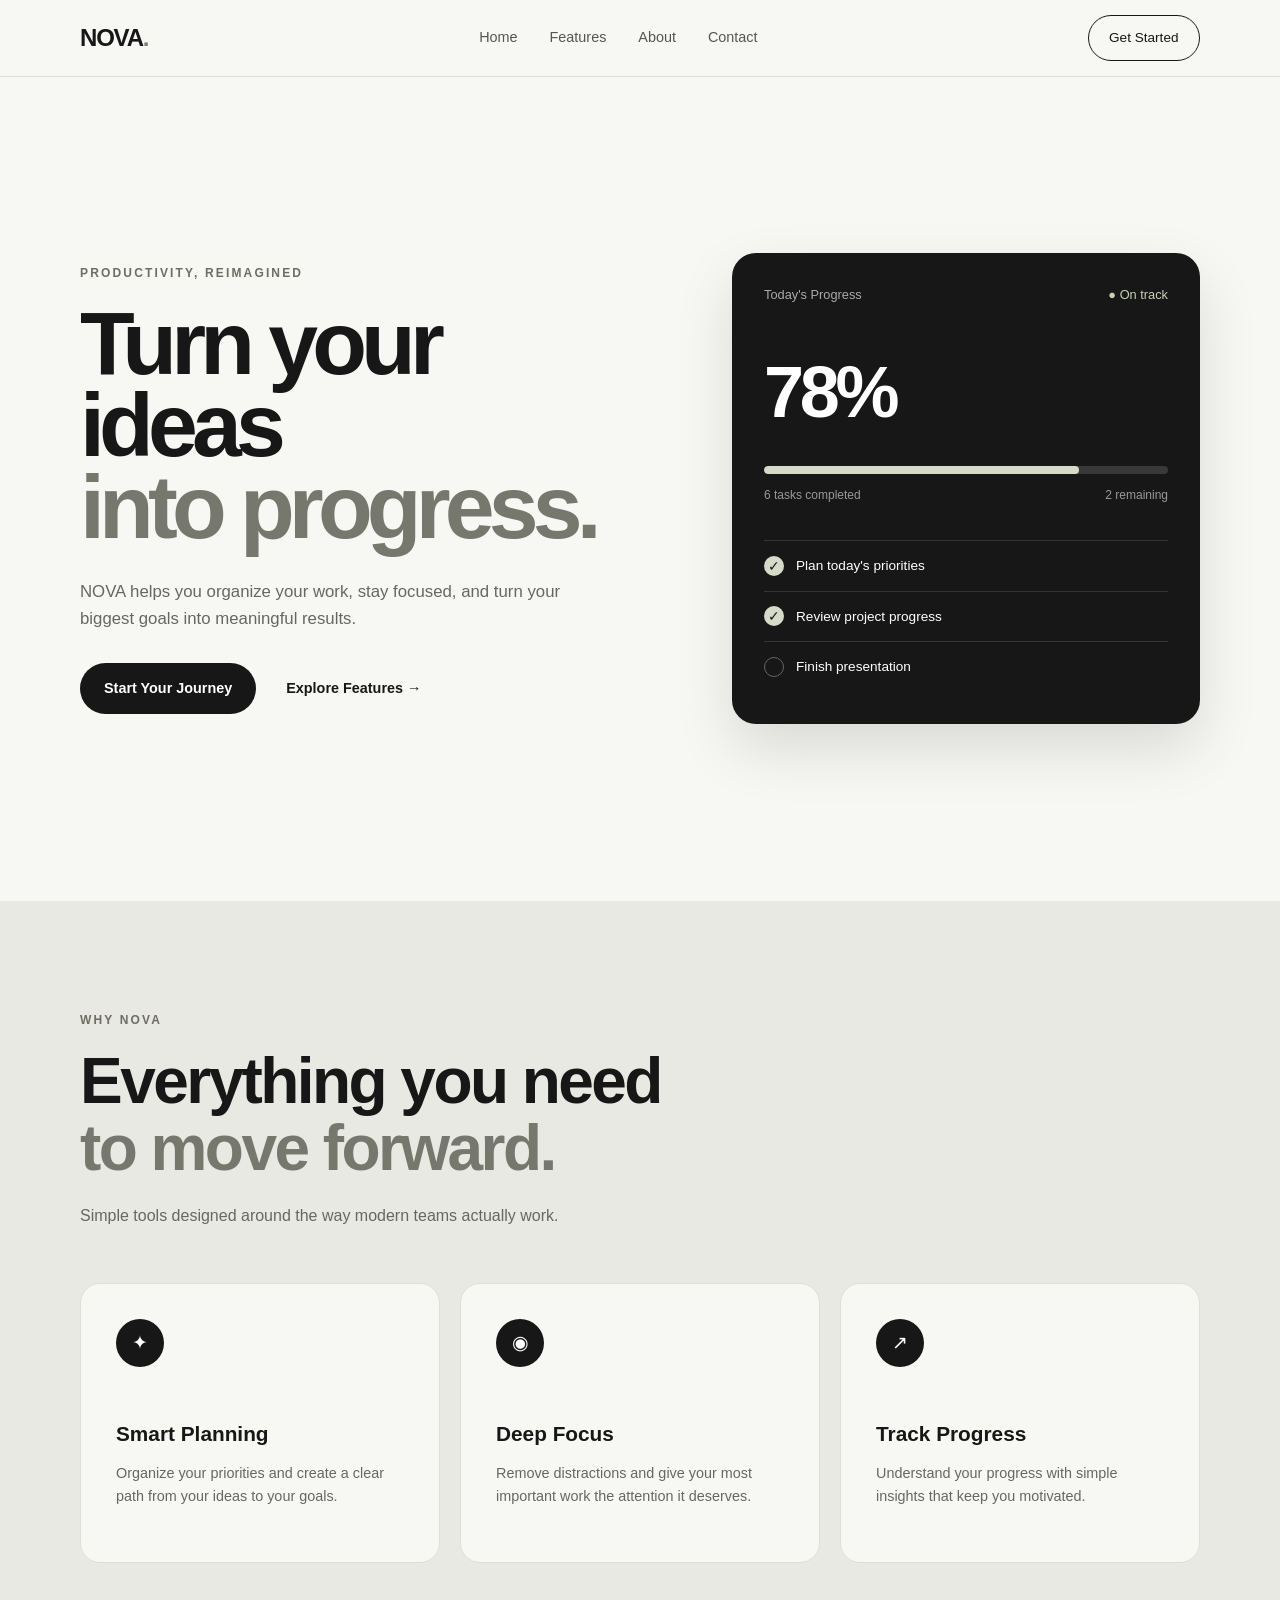
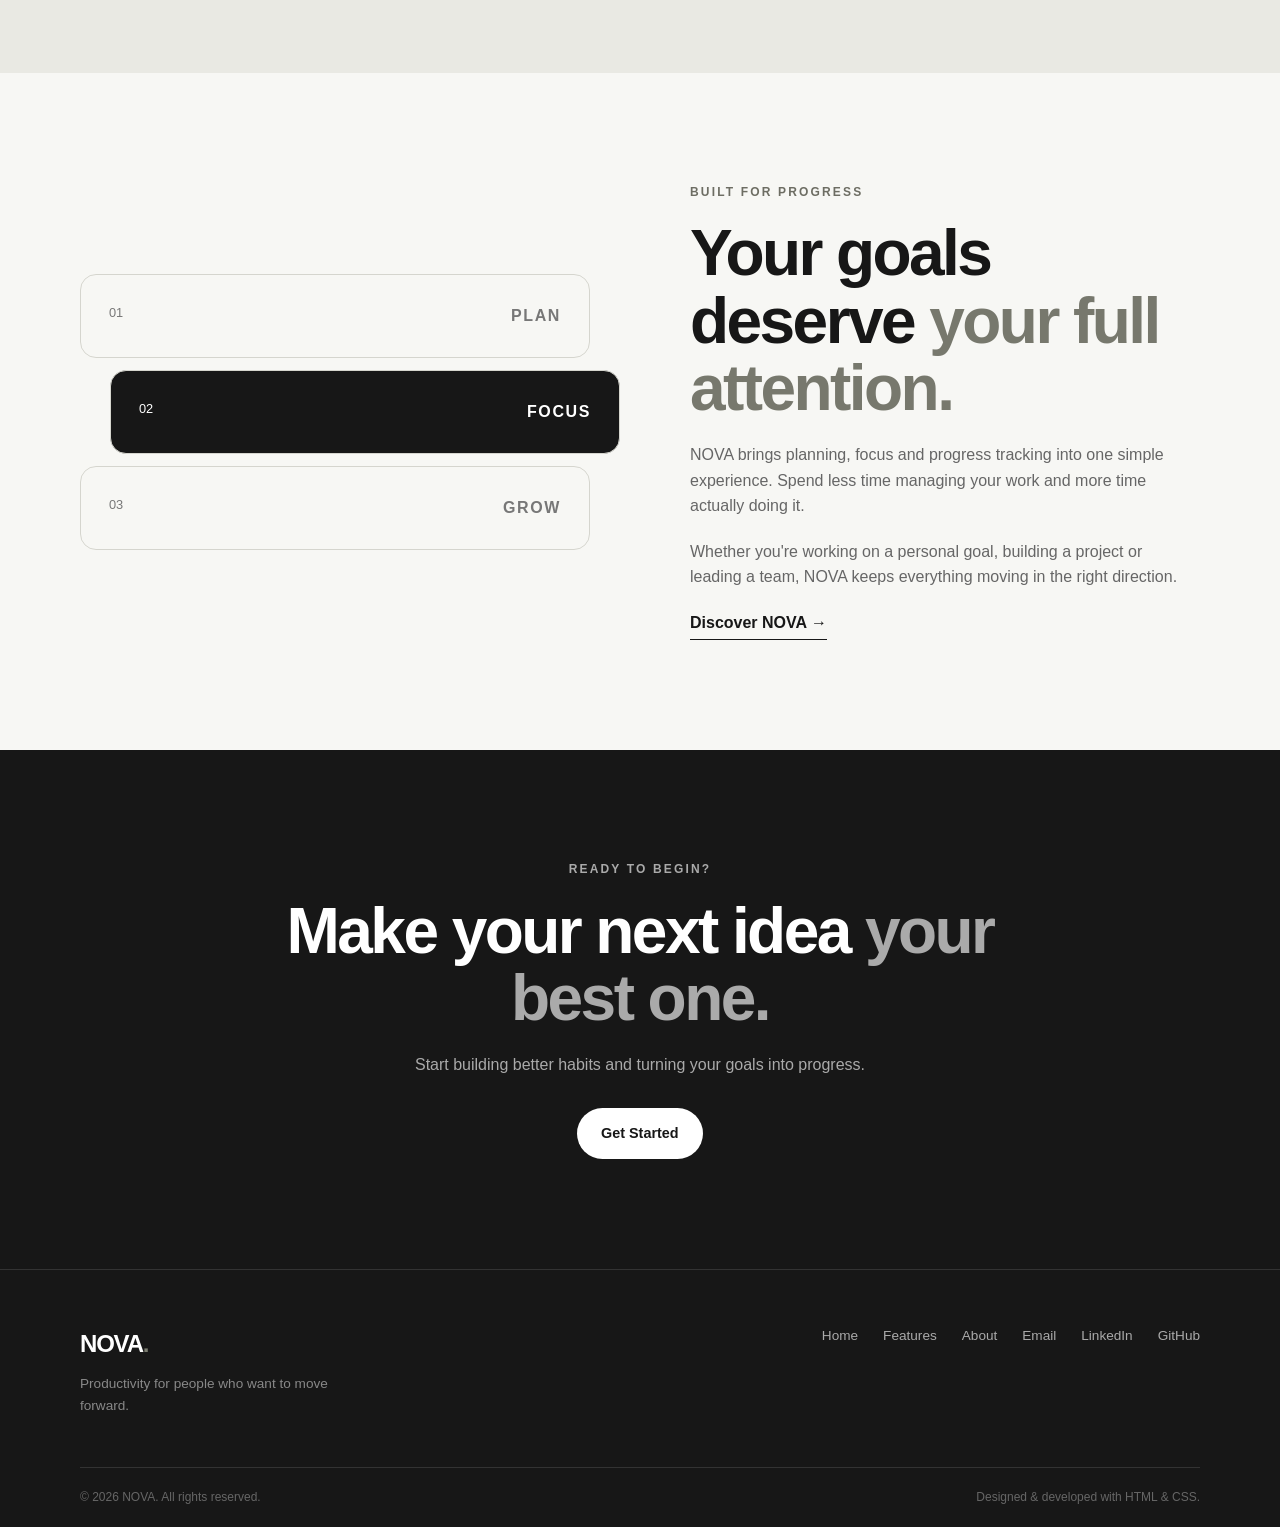
<file: WebDev-L1-LandingPage/index.html>
<!DOCTYPE html>
<html lang="en">
<head>
    <meta charset="UTF-8">

    <meta name="viewport" content="width=device-width, initial-scale=1.0">

    <meta
        name="description"
        content="NOVA is a modern productivity platform designed to help you plan, focus and achieve more."
    >

    <title>NOVA — Work Smarter</title>

    <link rel="stylesheet" href="style.css">
</head>

<body>

    <!-- ================= NAVIGATION ================= -->

    <header class="header">
        <nav class="navbar container">

            <a href="#home" class="logo">
                NOVA<span>.</span>
            </a>

            <div class="nav-links">
                <a href="#home">Home</a>
                <a href="#features">Features</a>
                <a href="#about">About</a>
                <a href="#contact">Contact</a>
            </div>

            <a href="#get-started" class="nav-button">
                Get Started
            </a>

        </nav>
    </header>


    <main>

        <!-- ================= HERO ================= -->

        <section class="hero" id="home">

            <div class="container hero-content">

                <div class="hero-text">

                    <p class="eyebrow">
                        PRODUCTIVITY, REIMAGINED
                    </p>

                    <h1>
                        Turn your ideas
                        <span>into progress.</span>
                    </h1>

                    <p class="hero-description">
                        NOVA helps you organize your work, stay focused,
                        and turn your biggest goals into meaningful results.
                    </p>

                    <div class="hero-buttons">
                        <a href="#get-started" class="primary-button">
                            Start Your Journey
                        </a>

                        <a href="#features" class="secondary-button">
                            Explore Features →
                        </a>
                    </div>

                </div>


                <div class="hero-card">

                    <div class="card-top">
                        <span>Today's Progress</span>
                        <span class="status">● On track</span>
                    </div>

                    <div class="progress-number">
                        78%
                    </div>

                    <div class="progress-bar">
                        <div class="progress-fill"></div>
                    </div>

                    <div class="progress-info">
                        <span>6 tasks completed</span>
                        <span>2 remaining</span>
                    </div>

                    <div class="task-list">

                        <div class="task completed">
                            <span class="check">✓</span>
                            Plan today's priorities
                        </div>

                        <div class="task completed">
                            <span class="check">✓</span>
                            Review project progress
                        </div>

                        <div class="task">
                            <span class="empty-check"></span>
                            Finish presentation
                        </div>

                    </div>

                </div>

            </div>

        </section>


        <!-- ================= FEATURES ================= -->

        <section class="features section" id="features">

            <div class="container">

                <div class="section-heading">

                    <p class="eyebrow">
                        WHY NOVA
                    </p>

                    <h2>
                        Everything you need
                        <span>to move forward.</span>
                    </h2>

                    <p>
                        Simple tools designed around the way modern
                        teams actually work.
                    </p>

                </div>


                <div class="feature-grid">

                    <article class="feature-card">

                        <div class="feature-icon">
                            ✦
                        </div>

                        <h3>Smart Planning</h3>

                        <p>
                            Organize your priorities and create a clear
                            path from your ideas to your goals.
                        </p>

                    </article>


                    <article class="feature-card">

                        <div class="feature-icon">
                            ◉
                        </div>

                        <h3>Deep Focus</h3>

                        <p>
                            Remove distractions and give your most
                            important work the attention it deserves.
                        </p>

                    </article>


                    <article class="feature-card">

                        <div class="feature-icon">
                            ↗
                        </div>

                        <h3>Track Progress</h3>

                        <p>
                            Understand your progress with simple
                            insights that keep you motivated.
                        </p>

                    </article>

                </div>

            </div>

        </section>


        <!-- ================= ABOUT ================= -->

        <section class="about section" id="about">

            <div class="container about-content">

                <div class="about-visual">

                    <div class="visual-box">
                        <span>01</span>
                        <strong>PLAN</strong>
                    </div>

                    <div class="visual-box active">
                        <span>02</span>
                        <strong>FOCUS</strong>
                    </div>

                    <div class="visual-box">
                        <span>03</span>
                        <strong>GROW</strong>
                    </div>

                </div>


                <div class="about-text">

                    <p class="eyebrow">
                        BUILT FOR PROGRESS
                    </p>

                    <h2>
                        Your goals deserve
                        <span>your full attention.</span>
                    </h2>

                    <p>
                        NOVA brings planning, focus and progress tracking
                        into one simple experience. Spend less time
                        managing your work and more time actually doing it.
                    </p>

                    <p>
                        Whether you're working on a personal goal,
                        building a project or leading a team, NOVA keeps
                        everything moving in the right direction.
                    </p>

                    <a href="#get-started" class="text-link">
                        Discover NOVA →
                    </a>

                </div>

            </div>

        </section>


        <!-- ================= CTA ================= -->

        <section class="cta section" id="get-started">

            <div class="container cta-content">

                <p class="eyebrow">
                    READY TO BEGIN?
                </p>

                <h2>
                    Make your next idea
                    <span>your best one.</span>
                </h2>

                <p>
                    Start building better habits and turning
                    your goals into progress.
                </p>

                <a href="#contact" class="primary-button">
                    Get Started
                </a>

            </div>

        </section>

    </main>


    <!-- ================= FOOTER ================= -->

    <footer class="footer" id="contact">

        <div class="container footer-content">

            <div>
                <a href="#home" class="logo">
                    NOVA<span>.</span>
                </a>

                <p>
                    Productivity for people
                    who want to move forward.
                </p>
            </div>


            <div class="footer-links">

                <a href="#home">Home</a>
                <a href="#features">Features</a>
                <a href="#about">About</a>
                <a href="mailto:hello@example.com">Email</a>
                <a href="#">LinkedIn</a>
                <a href="#">GitHub</a>

            </div>

        </div>


        <div class="container copyright">

            <p>
                © 2026 NOVA. All rights reserved.
            </p>

            <p>
                Designed & developed with HTML & CSS.
            </p>

        </div>

    </footer>

</body>
</html>
</file>
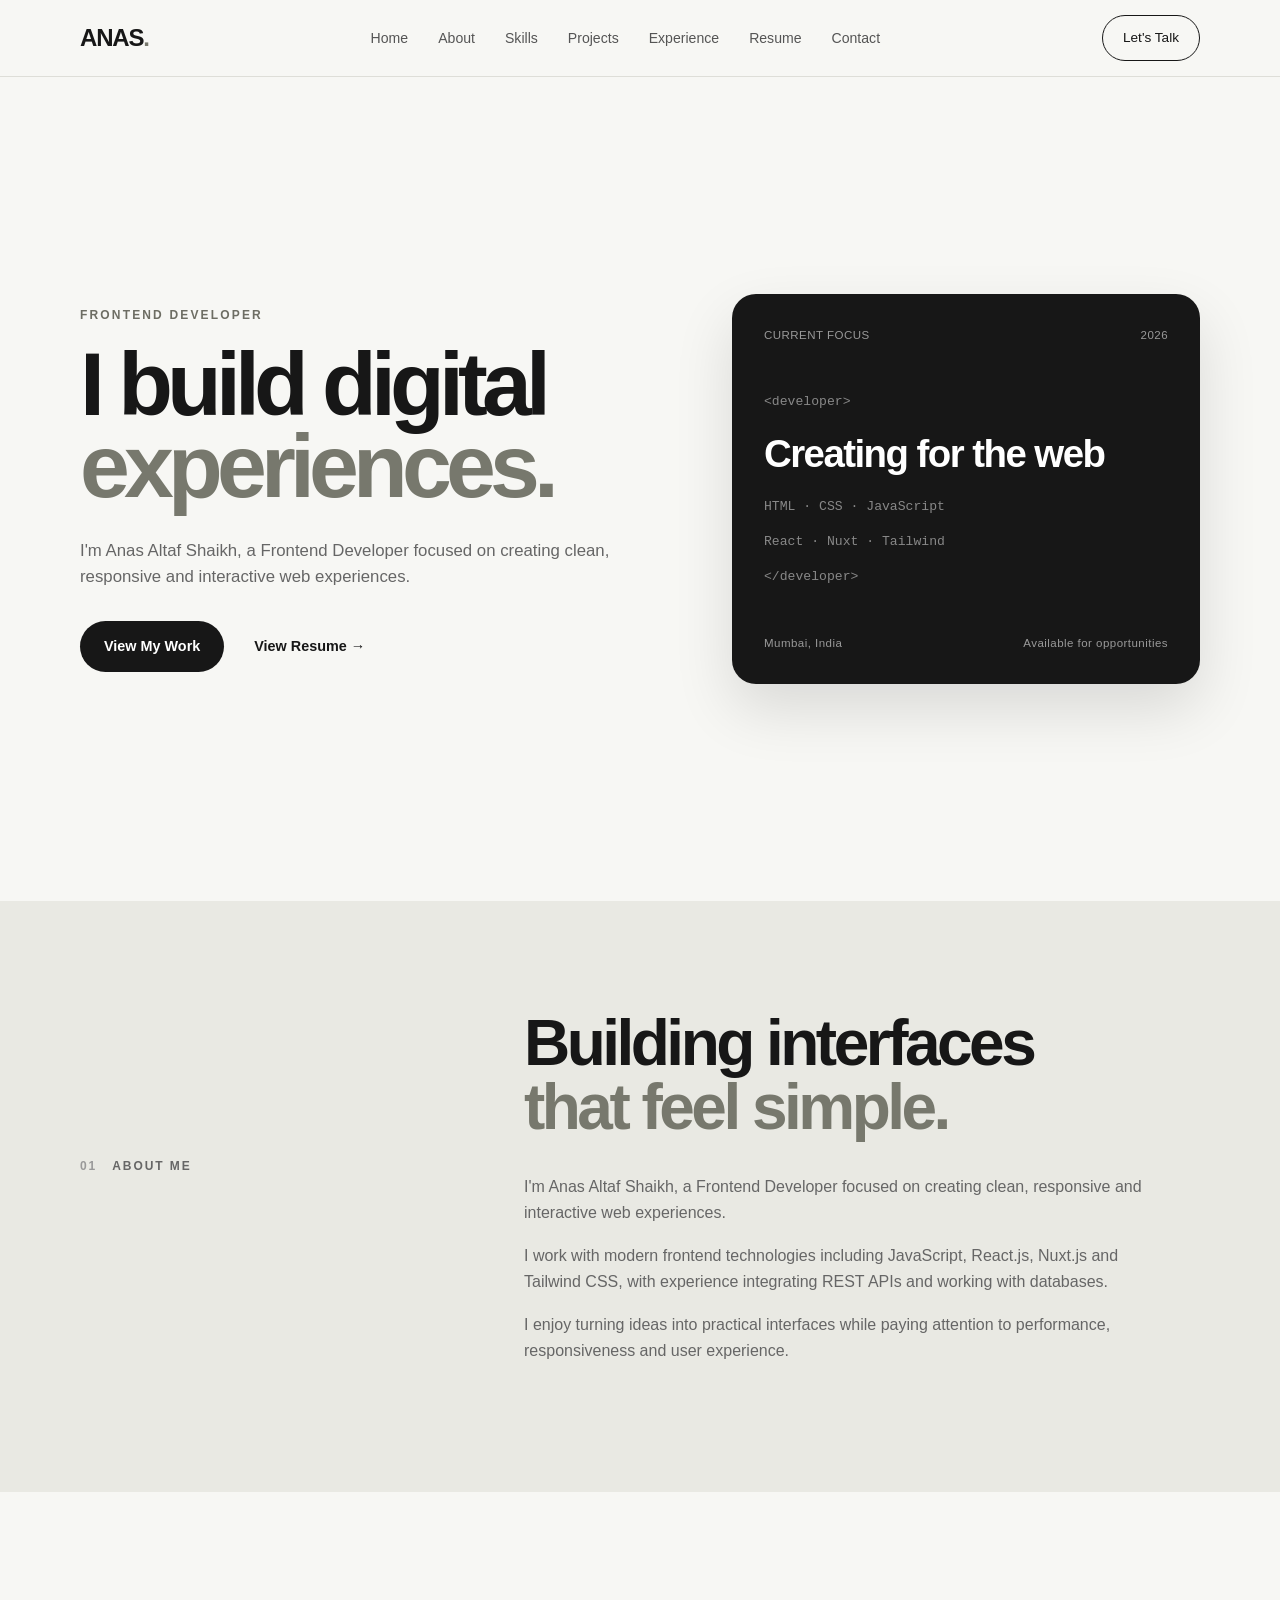
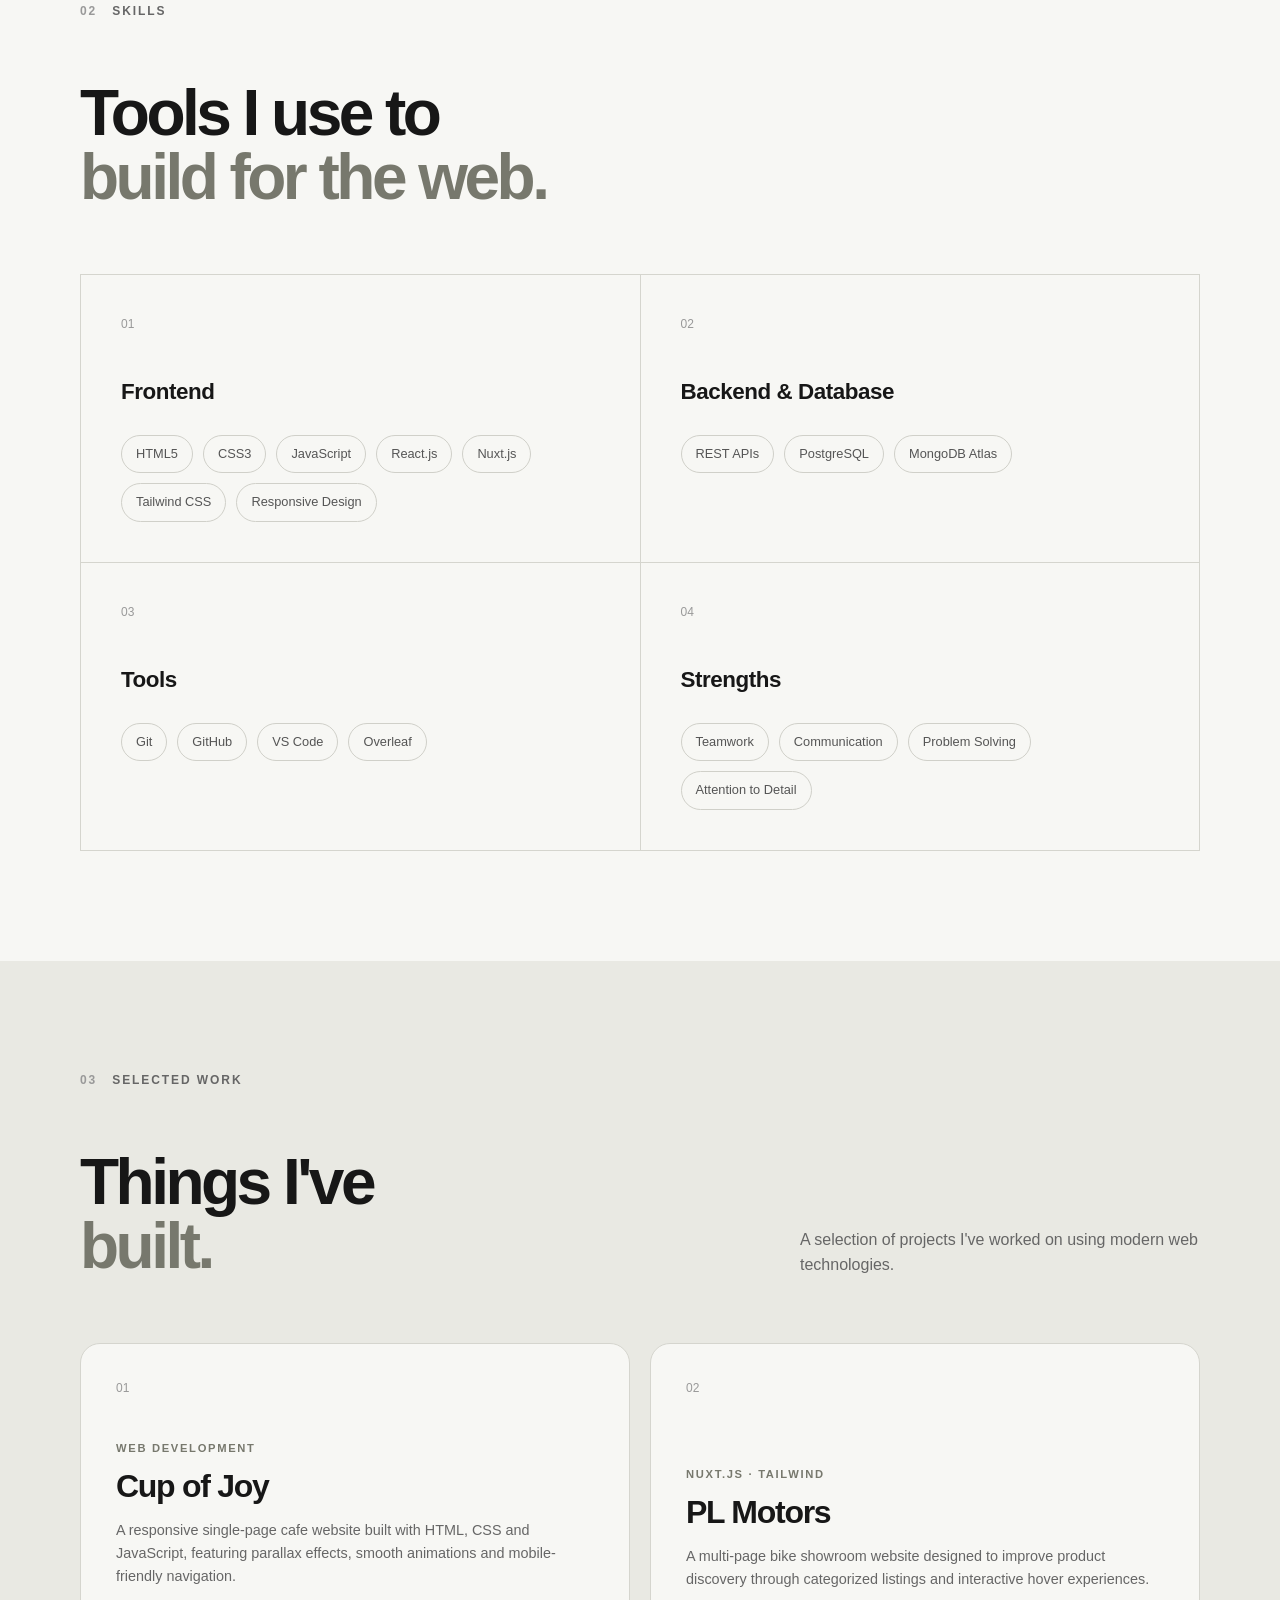
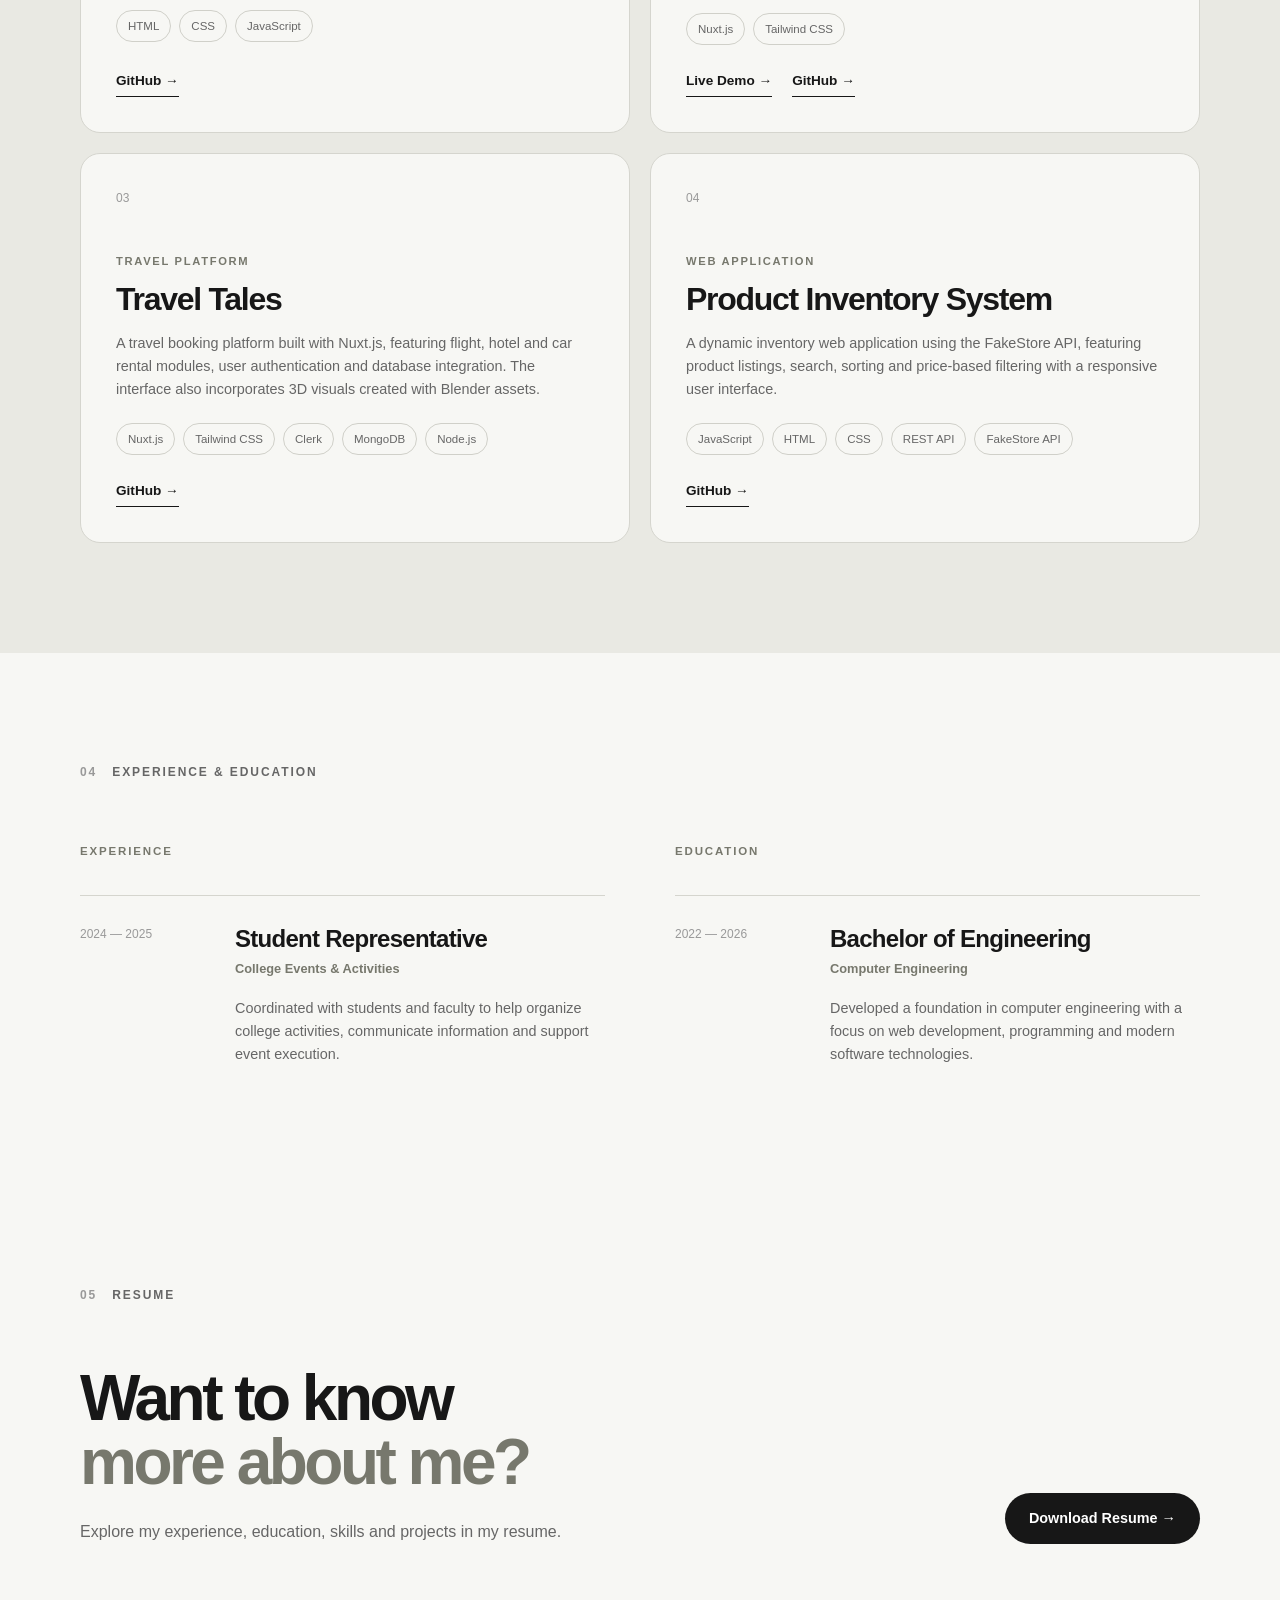
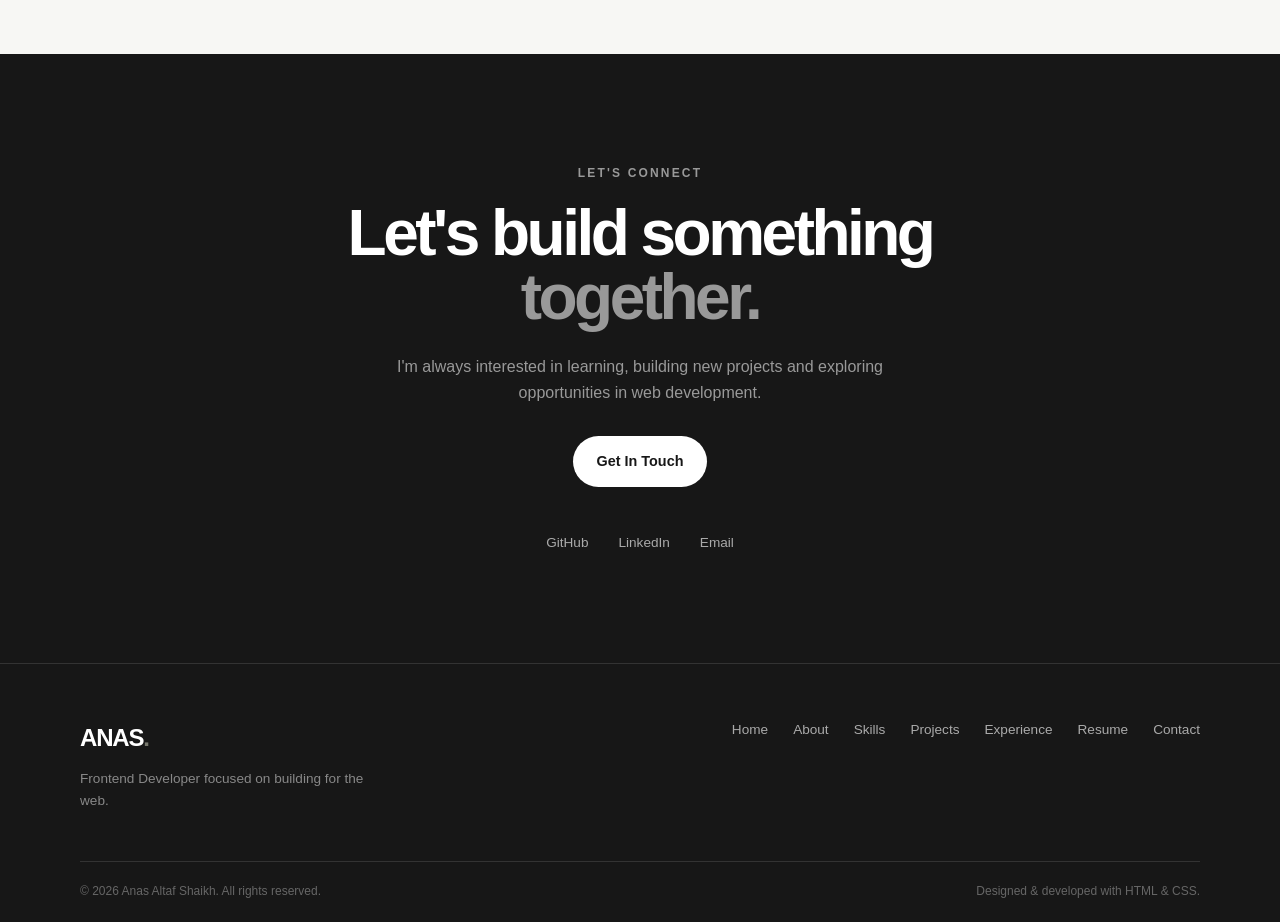
<file: WebDev-L1-PersonalPortfolio/index.html>
<!DOCTYPE html>
<html lang="en">

<head>
    <meta charset="UTF-8">

    <meta name="viewport" content="width=device-width, initial-scale=1.0">

    <meta name="description"
        content="Anas Altaf Shaikh — Frontend Developer portfolio featuring web development projects, skills and experience.">

    <title>Anas Altaf Shaikh — Frontend Developer</title>

    <!-- CSS -->
    <link rel="stylesheet" href="style.css">

</head>


<body>

    <!-- ================= NAVIGATION ================= -->

    <header class="header">

        <nav class="navbar container">

            <a href="#home" class="logo">
                ANAS<span>.</span>
            </a>


            <div class="nav-links" id="navLinks">
                <a href="#home">Home</a>
                <a href="#about">About</a>
                <a href="#skills">Skills</a>
                <a href="#projects">Projects</a>
                <a href="#experience">Experience</a>
                <a href="#resume">Resume</a>
                <a href="#contact">Contact</a>

            </div>

            <a href="#contact" class="nav-button">
                Let's Talk
            </a>

            <button class="menu-button" id="menuButton" aria-label="Open navigation menu">
                ☰
            </button>

        </nav>

    </header>



    <main>

        <!-- ================= HERO ================= -->

        <section class="hero" id="home">

            <div class="container hero-content">


                <div class="hero-text">

                    <p class="eyebrow">
                        FRONTEND DEVELOPER
                    </p>


                    <h1>
                        I build digital
                        <span>experiences.</span>
                    </h1>


                    <p class="hero-description">

                        I'm Anas Altaf Shaikh, a Frontend Developer
                        focused on creating clean, responsive and
                        interactive web experiences.

                    </p>


                    <div class="hero-buttons">

                        <a href="#projects" class="primary-button">
                            View My Work
                        </a>


                        <a href="#resume" class="secondary-button">
                            View Resume →
                        </a>

                    </div>

                </div>



                <!-- HERO VISUAL -->

                <div class="hero-visual">

                    <div class="hero-card">

                        <div class="hero-card-top">

                            <span>
                                CURRENT FOCUS
                            </span>

                            <span>
                                2026
                            </span>

                        </div>


                        <div class="hero-code">

                            <span>&lt;developer&gt;</span>

                            <strong>
                                Creating for the web
                            </strong>

                            <span>
                                HTML · CSS · JavaScript
                            </span>

                            <span>
                                React · Nuxt · Tailwind
                            </span>

                            <span>&lt;/developer&gt;</span>

                        </div>


                        <div class="hero-card-bottom">

                            <span>
                                Mumbai, India
                            </span>

                            <span>
                                Available for opportunities
                            </span>

                        </div>

                    </div>

                </div>

            </div>

        </section>



        <!-- ================= ABOUT ================= -->

        <section class="about section" id="about">

            <div class="container about-content">


                <div class="section-label">

                    <span>01</span>

                    ABOUT ME

                </div>



                <div class="about-text">

                    <h2>
                        Building interfaces
                        <span>that feel simple.</span>
                    </h2>


                    <p>

                        I'm Anas Altaf Shaikh, a Frontend Developer
                        focused on creating clean, responsive and
                        interactive web experiences.

                    </p>


                    <p>

                        I work with modern frontend technologies
                        including JavaScript, React.js, Nuxt.js and
                        Tailwind CSS, with experience integrating
                        REST APIs and working with databases.

                    </p>


                    <p>

                        I enjoy turning ideas into practical
                        interfaces while paying attention to
                        performance, responsiveness and user experience.

                    </p>

                </div>

            </div>

        </section>



        <!-- ================= SKILLS ================= -->

        <section class="skills section" id="skills">

            <div class="container">


                <div class="section-label">

                    <span>02</span>

                    SKILLS

                </div>



                <div class="skills-heading">

                    <h2>
                        Tools I use to
                        <span>build for the web.</span>
                    </h2>

                </div>



                <div class="skills-grid">


                    <!-- FRONTEND -->

                    <div class="skill-group">

                        <p class="skill-number">
                            01
                        </p>


                        <h3>
                            Frontend
                        </h3>


                        <div class="skill-list">

                            <span>HTML5</span>

                            <span>CSS3</span>

                            <span>JavaScript</span>

                            <span>React.js</span>

                            <span>Nuxt.js</span>

                            <span>Tailwind CSS</span>

                            <span>Responsive Design</span>

                        </div>

                    </div>



                    <!-- BACKEND -->

                    <div class="skill-group">

                        <p class="skill-number">
                            02
                        </p>


                        <h3>
                            Backend & Database
                        </h3>


                        <div class="skill-list">

                            <span>REST APIs</span>

                            <span>PostgreSQL</span>

                            <span>MongoDB Atlas</span>

                        </div>

                    </div>



                    <!-- TOOLS -->

                    <div class="skill-group">

                        <p class="skill-number">
                            03
                        </p>


                        <h3>
                            Tools
                        </h3>


                        <div class="skill-list">

                            <span>Git</span>

                            <span>GitHub</span>

                            <span>VS Code</span>

                            <span>Overleaf</span>

                        </div>

                    </div>



                    <!-- STRENGTHS -->

                    <div class="skill-group">

                        <p class="skill-number">
                            04
                        </p>


                        <h3>
                            Strengths
                        </h3>


                        <div class="skill-list">

                            <span>Teamwork</span>

                            <span>Communication</span>

                            <span>Problem Solving</span>

                            <span>Attention to Detail</span>

                        </div>

                    </div>

                </div>

            </div>

        </section>



        <!-- ================= PROJECTS ================= -->

        <section class="projects section" id="projects">

            <div class="container">


                <div class="section-label">

                    <span>03</span>

                    SELECTED WORK

                </div>



                <div class="projects-heading">

                    <h2>
                        Things I've
                        <span>built.</span>
                    </h2>


                    <p>
                        A selection of projects I've worked on
                        using modern web technologies.
                    </p>

                </div>



                <div class="projects-grid">

                    <!-- PROJECT 01 -->
                    <article class="project-card">

                        <div class="project-number">
                            01
                        </div>

                        <div class="project-content">

                            <p class="project-type">
                                WEB DEVELOPMENT
                            </p>

                            <h3>
                                Cup of Joy
                            </h3>

                            <p>
                                A responsive single-page cafe website
                                built with HTML, CSS and JavaScript,
                                featuring parallax effects, smooth
                                animations and mobile-friendly navigation.
                            </p>

                            <div class="project-tech">
                                <span>HTML</span>
                                <span>CSS</span>
                                <span>JavaScript</span>
                            </div>

                            <a href="https://github.com/Kirito0051/Cup-of-Joy" class="project-link" target="_blank"
                                rel="noopener noreferrer">
                                GitHub →
                            </a>

                        </div>

                    </article>


                    <!-- PROJECT 02 -->
                    <article class="project-card">

                        <div class="project-number">
                            02
                        </div>

                        <div class="project-content">

                            <p class="project-type">
                                NUXT.JS · TAILWIND
                            </p>

                            <h3>
                                PL Motors
                            </h3>

                            <p>
                                A multi-page bike showroom website
                                designed to improve product discovery
                                through categorized listings and
                                interactive hover experiences.
                            </p>

                            <div class="project-tech">
                                <span>Nuxt.js</span>
                                <span>Tailwind CSS</span>
                            </div>

                            <div class="project-links">

                                <a href="https://plmotors.vercel.app/" class="project-link" target="_blank"
                                    rel="noopener noreferrer">
                                    Live Demo →
                                </a>

                                <a href="https://github.com/Kirito0051/P.L-Motors" class="project-link" target="_blank"
                                    rel="noopener noreferrer">
                                    GitHub →
                                </a>

                            </div>

                        </div>

                    </article>



                    <!-- PROJECT 03 -->
                    <article class="project-card">

                        <div class="project-number">
                            03
                        </div>

                        <div class="project-content">

                            <p class="project-type">
                                TRAVEL PLATFORM
                            </p>

                            <h3>
                                Travel Tales
                            </h3>

                            <p>
                                A travel booking platform built with Nuxt.js,
                                featuring flight, hotel and car rental modules,
                                user authentication and database integration.
                                The interface also incorporates 3D visuals
                                created with Blender assets.
                            </p>

                            <div class="project-tech">
                                <span>Nuxt.js</span>
                                <span>Tailwind CSS</span>
                                <span>Clerk</span>
                                <span>MongoDB</span>
                                <span>Node.js</span>
                            </div>

                            <div class="project-links">

                                <a href="https://github.com/Kirito0051/Travel_Tales" class="project-link"
                                    target="_blank" rel="noopener noreferrer">
                                    GitHub →
                                </a>

                            </div>

                        </div>

                    </article>


                    <!-- PROJECT 04 -->
                    <article class="project-card">

                        <div class="project-number">
                            04
                        </div>

                        <div class="project-content">

                            <p class="project-type">
                                WEB APPLICATION
                            </p>

                            <h3>
                                Product Inventory System
                            </h3>

                            <p>
                                A dynamic inventory web application using
                                the FakeStore API, featuring product listings,
                                search, sorting and price-based filtering
                                with a responsive user interface.
                            </p>

                            <div class="project-tech">
                                <span>JavaScript</span>
                                <span>HTML</span>
                                <span>CSS</span>
                                <span>REST API</span>
                                <span>FakeStore API</span>
                            </div>

                            <div class="project-links">

                                <a href="https://github.com/Kirito0051/Product-Inventory-System" class="project-link"
                                    target="_blank" rel="noopener noreferrer">
                                    GitHub →
                                </a>

                            </div>

                        </div>

                    </article>

                </div>
            </div>

            </div>

        </section>

        <!-- ================= EXPERIENCE & EDUCATION ================= -->

        <section class="experience section" id="experience">

            <div class="container">

                <div class="section-label">
                    <span>04</span>
                    EXPERIENCE & EDUCATION
                </div>


                <div class="experience-grid">

                    <!-- EXPERIENCE -->

                    <div class="experience-column">

                        <p class="experience-label">
                            EXPERIENCE
                        </p>

                        <article class="timeline-item">

                            <div class="timeline-date">
                                2024 — 2025
                            </div>

                            <div class="timeline-content">

                                <h3>
                                    Student Representative
                                </h3>

                                <p class="timeline-place">
                                    College Events & Activities
                                </p>

                                <p>
                                    Coordinated with students and faculty
                                    to help organize college activities,
                                    communicate information and support
                                    event execution.
                                </p>

                            </div>

                        </article>

                    </div>


                    <!-- EDUCATION -->

                    <div class="experience-column">

                        <p class="experience-label">
                            EDUCATION
                        </p>

                        <article class="timeline-item">

                            <div class="timeline-date">
                                2022 — 2026
                            </div>

                            <div class="timeline-content">

                                <h3>
                                    Bachelor of Engineering
                                </h3>

                                <p class="timeline-place">
                                    Computer Engineering
                                </p>

                                <p>
                                    Developed a foundation in computer
                                    engineering with a focus on web
                                    development, programming and modern
                                    software technologies.
                                </p>

                            </div>

                        </article>

                    </div>

                </div>

            </div>

        </section>

        <!-- ================= RESUME ================= -->

        <section class="resume section" id="resume">

            <div class="container resume-content">


                <div class="section-label">

                    <span>05</span>

                    RESUME

                </div>



                <div class="resume-main">

                    <div>

                        <h2>
                            Want to know
                            <span>more about me?</span>
                        </h2>


                        <p>
                            Explore my experience, education,
                            skills and projects in my resume.
                        </p>

                    </div>


                    <a href="resume.pdf" class="primary-button" download>
                        Download Resume →
                    </a>

                </div>

            </div>

        </section>



        <!-- ================= CONTACT ================= -->

        <section class="contact section" id="contact">

            <div class="container contact-content">


                <p class="eyebrow">
                    LET'S CONNECT
                </p>


                <h2>
                    Let's build something
                    <span>together.</span>
                </h2>


                <p class="contact-description">

                    I'm always interested in learning,
                    building new projects and exploring
                    opportunities in web development.

                </p>


                <a href="mailto:anas0066@gmail.com" class="primary-button">
                    Get In Touch
                </a>



                <div class="social-links">

                    <a href="https://github.com/Kirito0051" target="_blank" rel="noopener noreferrer">
                        GitHub
                    </a>

                    <a href="https://www.linkedin.com/in/anas-shaikh-110ab12bb/" target="_blank"
                        rel="noopener noreferrer">
                        LinkedIn
                    </a>

                    <a href="mailto:anas0066@gmail.com">
                        Email
                    </a>

                </div>

            </div>

        </section>

    </main>



    <!-- ================= FOOTER ================= -->

    <footer class="footer">

        <div class="container footer-content">


            <div>

                <a href="#home" class="logo">
                    ANAS<span>.</span>
                </a>


                <p>
                    Frontend Developer focused on
                    building for the web.
                </p>

            </div>



            <div class="footer-links">

                <a href="#home">
                    Home
                </a>

                <a href="#about">
                    About
                </a>

                <a href="#skills">
                    Skills
                </a>


                <a href="#projects">
                    Projects
                </a>

                <a href="#experience">
                    Experience
                </a>

                <a href="#resume">
                    Resume
                </a>


                <a href="#contact">
                    Contact
                </a>

            </div>

        </div>



        <div class="container copyright">

            <p>
                © 2026 Anas Altaf Shaikh. All rights reserved.
            </p>


            <p>
                Designed & developed with HTML & CSS.
            </p>

        </div>

    </footer>
    <script src="script.js"></script>
</body>

</html>
</file>
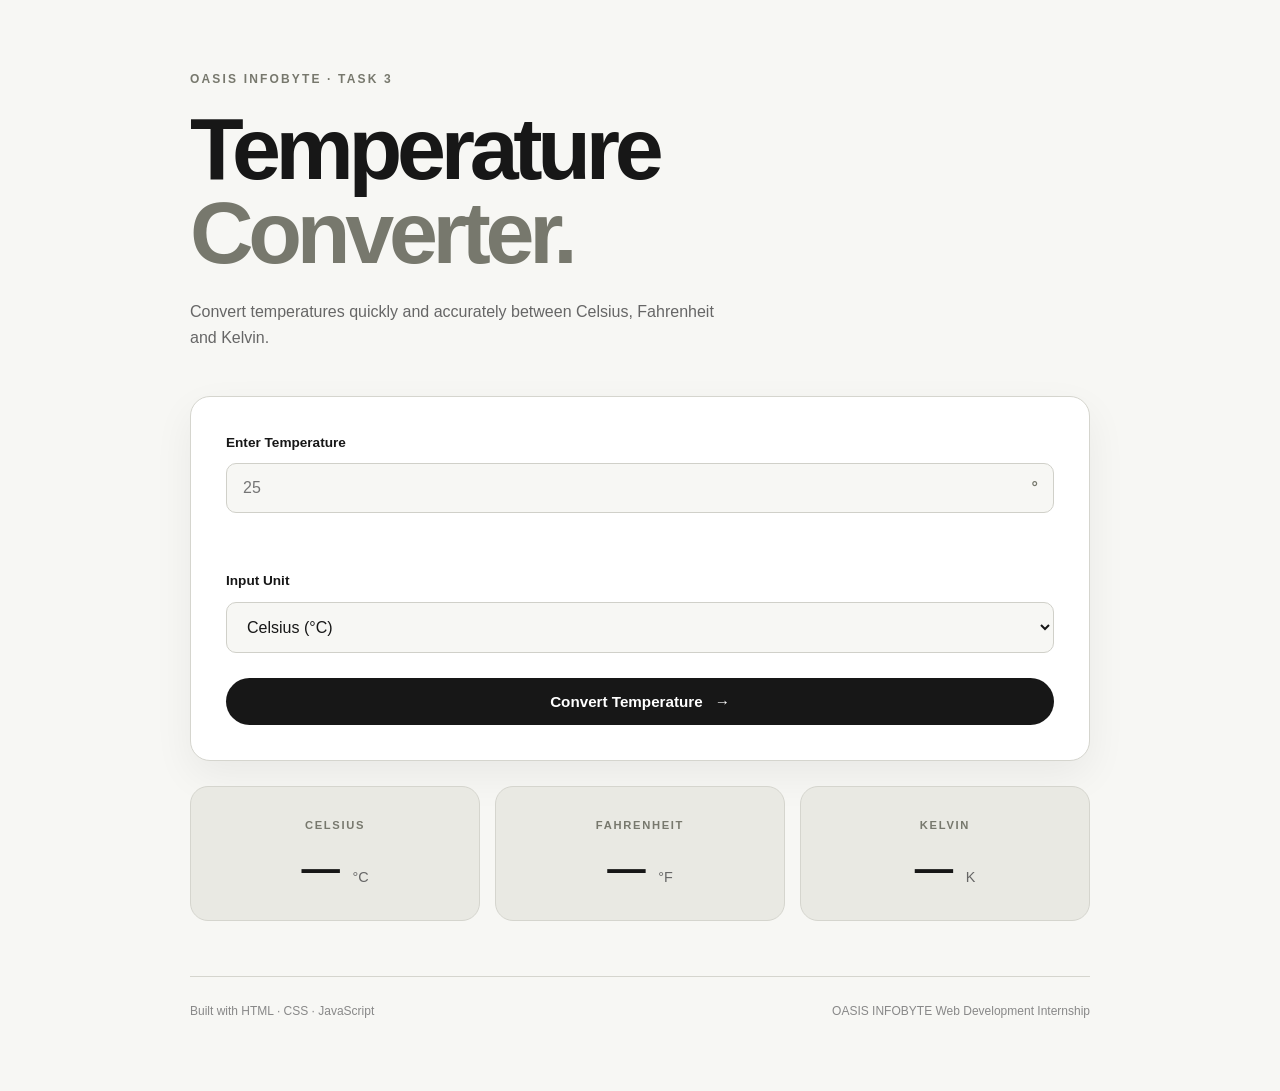
<file: WebDev-L1-TemperatureConverter/index.html>
<!DOCTYPE html>
<html lang="en">

<head>
    <meta charset="UTF-8">

    <meta name="viewport" content="width=device-width, initial-scale=1.0">

    <meta name="description" content="A responsive temperature converter built with HTML, CSS and JavaScript.">

    <title>Temperature Converter</title>

    <link rel="stylesheet" href="style.css">
</head>


<body>

    <main class="converter-page">

        <section class="converter-container">

            <!-- Header -->

            <div class="converter-header">

                <p class="eyebrow">
                    OASIS INFOBYTE · TASK 3
                </p>

                <h1>
                    Temperature
                    <span>Converter.</span>
                </h1>

                <p class="intro">
                    Convert temperatures quickly and accurately
                    between Celsius, Fahrenheit and Kelvin.
                </p>

            </div>


            <!-- Converter Card -->

            <div class="converter-card">

                <div class="input-section">

                    <label for="temperature">
                        Enter Temperature
                    </label>

                    <div class="input-wrapper">

                        <input type="number" id="temperature" placeholder="25" step="any"
                            aria-describedby="errorMessage">

                        <span class="input-symbol">
                            °
                        </span>

                    </div>

                    <p class="error-message" id="errorMessage" aria-live="polite"></p>

                </div>


                <!-- Unit Selection -->

                <div class="unit-section">

                    <label for="unit">
                        Input Unit
                    </label>

                    <select id="unit">

                        <option value="celsius">
                            Celsius (°C)
                        </option>

                        <option value="fahrenheit">
                            Fahrenheit (°F)
                        </option>

                        <option value="kelvin">
                            Kelvin (K)
                        </option>

                    </select>

                </div>


                <!-- Convert Button -->

                <button type="button" id="convertButton" class="convert-button">
                    Convert Temperature
                    <span>→</span>
                </button>

            </div>


            <!-- Results -->

            <section class="results" id="results" aria-live="polite">

                <div class="result-card">

                    <p class="result-unit">
                        CELSIUS
                    </p>

                    <h2 id="celsiusResult">
                        —
                    </h2>

                    <span>°C</span>

                </div>


                <div class="result-card">

                    <p class="result-unit">
                        FAHRENHEIT
                    </p>

                    <h2 id="fahrenheitResult">
                        —
                    </h2>

                    <span>°F</span>

                </div>


                <div class="result-card">

                    <p class="result-unit">
                        KELVIN
                    </p>

                    <h2 id="kelvinResult">
                        —
                    </h2>

                    <span>K</span>

                </div>

            </section>


            <!-- Footer -->

            <footer class="footer">

                <p>
                    Built with HTML · CSS · JavaScript
                </p>

                <p>
                    OASIS INFOBYTE Web Development Internship
                </p>

            </footer>

        </section>

    </main>


    <script src="script.js"></script>

</body>

</html>
</file>
<file: WebDev-L1-LandingPage/style.css>
/* =========================
   RESET
========================= */

* {
    margin: 0;
    padding: 0;
    box-sizing: border-box;
}

html {
    scroll-behavior: smooth;
}

body {
    font-family: Arial, Helvetica, sans-serif;
    background: #f7f7f4;
    color: #171717;
    line-height: 1.6;
}

a {
    text-decoration: none;
    color: inherit;
}

img {
    max-width: 100%;
    display: block;
}


/* =========================
   GLOBAL
========================= */

.container {
    width: min(1120px, 90%);
    margin: 0 auto;
}

.section {
    padding: 110px 0;
}

.eyebrow {
    font-size: 0.75rem;
    font-weight: 700;
    letter-spacing: 0.18em;
    color: #6d6d63;
    margin-bottom: 18px;
}

.section-heading {
    max-width: 650px;
    margin-bottom: 55px;
}

.section-heading h2,
.about-text h2,
.cta h2 {
    font-size: clamp(2.2rem, 5vw, 4rem);
    line-height: 1.05;
    letter-spacing: -0.04em;
}

.section-heading h2 span,
.about-text h2 span,
.cta h2 span {
    color: #77786d;
}

.section-heading > p:last-child {
    margin-top: 20px;
    color: #666;
    max-width: 500px;
}


/* =========================
   NAVIGATION
========================= */

.header {
    position: sticky;
    top: 0;
    z-index: 1000;
    background: rgba(247, 247, 244, 0.92);
    border-bottom: 1px solid #deded8;
    backdrop-filter: blur(10px);
}

.navbar {
    min-height: 76px;
    display: flex;
    align-items: center;
    justify-content: space-between;
    gap: 30px;
}

.logo {
    font-size: 1.5rem;
    font-weight: 800;
    letter-spacing: -0.05em;
}

.logo span {
    color: #7b7d70;
}

.nav-links {
    display: flex;
    gap: 32px;
    color: #555;
    font-size: 0.9rem;
}

.nav-links a {
    transition: color 0.2s ease;
}

.nav-links a:hover {
    color: #111;
}

.nav-button {
    padding: 11px 20px;
    border: 1px solid #171717;
    border-radius: 30px;
    font-size: 0.85rem;
    transition: all 0.2s ease;
}

.nav-button:hover {
    background: #171717;
    color: white;
}


/* =========================
   BUTTONS
========================= */

.primary-button {
    display: inline-block;
    padding: 14px 24px;
    background: #171717;
    color: white;
    border-radius: 30px;
    font-size: 0.9rem;
    font-weight: 600;
    transition: transform 0.2s ease, background 0.2s ease;
}

.primary-button:hover {
    transform: translateY(-2px);
    background: #333;
}

.secondary-button {
    display: inline-block;
    padding: 14px 5px;
    font-size: 0.9rem;
    font-weight: 600;
}

.text-link {
    display: inline-block;
    margin-top: 20px;
    font-weight: 700;
    border-bottom: 1px solid #171717;
    padding-bottom: 4px;
}


/* =========================
   HERO
========================= */

.hero {
    min-height: calc(100vh - 76px);
    display: flex;
    align-items: center;
    padding: 80px 0;
}

.hero-content {
    display: grid;
    grid-template-columns: 1.1fr 0.9fr;
    gap: 80px;
    align-items: center;
}

.hero-text h1 {
    font-size: clamp(3.2rem, 7vw, 6.5rem);
    line-height: 0.92;
    letter-spacing: -0.065em;
    max-width: 750px;
}

.hero-text h1 span {
    display: block;
    color: #77786d;
}

.hero-description {
    max-width: 520px;
    margin: 30px 0;
    color: #666;
    font-size: 1.05rem;
}

.hero-buttons {
    display: flex;
    align-items: center;
    gap: 25px;
}


/* =========================
   HERO CARD
========================= */

.hero-card {
    background: #171717;
    color: white;
    padding: 32px;
    border-radius: 24px;
    box-shadow: 0 25px 60px rgba(0, 0, 0, 0.12);
}

.card-top,
.progress-info {
    display: flex;
    justify-content: space-between;
    align-items: center;
}

.card-top {
    font-size: 0.8rem;
    color: #aaa;
}

.status {
    color: #c8d1b6;
}

.progress-number {
    font-size: 4.5rem;
    font-weight: 700;
    letter-spacing: -0.06em;
    margin: 30px 0 15px;
}

.progress-bar {
    width: 100%;
    height: 8px;
    background: #393939;
    border-radius: 20px;
    overflow: hidden;
}

.progress-fill {
    width: 78%;
    height: 100%;
    background: #d6dbc9;
    border-radius: inherit;
}

.progress-info {
    margin-top: 12px;
    color: #999;
    font-size: 0.75rem;
}

.task-list {
    margin-top: 35px;
}

.task {
    display: flex;
    align-items: center;
    gap: 12px;
    padding: 14px 0;
    border-top: 1px solid #333;
    font-size: 0.85rem;
}

.check,
.empty-check {
    width: 20px;
    height: 20px;
    display: grid;
    place-items: center;
    border-radius: 50%;
}

.check {
    background: #d6dbc9;
    color: #171717;
}

.empty-check {
    border: 1px solid #666;
}


/* =========================
   FEATURES
========================= */

.features {
    background: #e9e9e3;
}

.feature-grid {
    display: grid;
    grid-template-columns: repeat(3, 1fr);
    gap: 20px;
}

.feature-card {
    background: #f7f7f4;
    padding: 35px;
    border-radius: 20px;
    min-height: 280px;
    border: 1px solid #deded8;
    transition: transform 0.2s ease;
}

.feature-card:hover {
    transform: translateY(-5px);
}

.feature-icon {
    width: 48px;
    height: 48px;
    display: grid;
    place-items: center;
    border-radius: 50%;
    background: #171717;
    color: white;
    margin-bottom: 50px;
    font-size: 1.2rem;
}

.feature-card h3 {
    font-size: 1.3rem;
    margin-bottom: 12px;
}

.feature-card p {
    color: #666;
    font-size: 0.9rem;
}


/* =========================
   ABOUT
========================= */

.about-content {
    display: grid;
    grid-template-columns: 1fr 1fr;
    gap: 100px;
    align-items: center;
}

.about-visual {
    display: flex;
    flex-direction: column;
    gap: 12px;
}

.visual-box {
    padding: 28px;
    border: 1px solid #d5d5ce;
    border-radius: 16px;
    display: flex;
    justify-content: space-between;
    color: #777;
}

.visual-box.active {
    background: #171717;
    color: white;
    transform: translateX(30px);
}

.visual-box span {
    font-size: 0.8rem;
}

.visual-box strong {
    letter-spacing: 0.1em;
}

.about-text > p:not(.eyebrow) {
    color: #666;
    margin-top: 20px;
    max-width: 500px;
}


/* =========================
   CTA
========================= */

.cta {
    background: #171717;
    color: white;
    text-align: center;
}

.cta-content {
    max-width: 800px;
}

.cta .eyebrow {
    color: #aaa;
}

.cta h2 {
    margin-bottom: 20px;
}

.cta h2 span {
    color: #aaa;
}

.cta p:not(.eyebrow) {
    color: #aaa;
    margin: 0 auto 30px;
    max-width: 500px;
}

.cta .primary-button {
    background: white;
    color: #171717;
}

.cta .primary-button:hover {
    background: #ddd;
}


/* =========================
   FOOTER
========================= */

.footer {
    background: #171717;
    color: white;
    border-top: 1px solid #333;
    padding-top: 55px;
}

.footer-content {
    display: flex;
    justify-content: space-between;
    gap: 40px;
    padding-bottom: 50px;
}

.footer-content p {
    color: #888;
    margin-top: 10px;
    max-width: 300px;
    font-size: 0.85rem;
}

.footer-links {
    display: flex;
    flex-wrap: wrap;
    gap: 25px;
    align-content: flex-start;
}

.footer-links a {
    color: #aaa;
    font-size: 0.85rem;
}

.footer-links a:hover {
    color: white;
}

.copyright {
    border-top: 1px solid #333;
    padding: 20px 0;
    display: flex;
    justify-content: space-between;
    gap: 20px;
    color: #666;
    font-size: 0.75rem;
}


/* =========================
   RESPONSIVE
========================= */

@media (max-width: 850px) {

    .nav-links {
        display: none;
    }

    .hero-content,
    .about-content {
        grid-template-columns: 1fr;
        gap: 60px;
    }

    .hero {
        padding: 70px 0;
    }

    .feature-grid {
        grid-template-columns: 1fr;
    }

    .about-visual {
        order: 2;
    }

    .about-text {
        order: 1;
    }

    .footer-content {
        flex-direction: column;
    }

}


@media (max-width: 500px) {

    .navbar {
        min-height: 65px;
    }

    .nav-button {
        display: none;
    }

    .section {
        padding: 75px 0;
    }

    .hero-text h1 {
        font-size: 3.3rem;
    }

    .hero-buttons {
        flex-direction: column;
        align-items: flex-start;
    }

    .hero-card {
        padding: 24px;
    }

    .feature-card {
        min-height: auto;
    }

    .visual-box.active {
        transform: none;
    }

    .copyright {
        flex-direction: column;
    }

}

/* =========================
   FINAL POLISH
========================= */

/* Smooth card interaction */
.feature-card,
.hero-card,
.visual-box,
.primary-button,
.nav-button {
    will-change: transform;
}

/* Better focus visibility for keyboard users */
a:focus-visible {
    outline: 2px solid #77786d;
    outline-offset: 5px;
    border-radius: 4px;
}

/* Subtle hero card hover */
.hero-card {
    transition: transform 0.35s ease, box-shadow 0.35s ease;
}

.hero-card:hover {
    transform: translateY(-6px);
    box-shadow: 0 30px 70px rgba(0, 0, 0, 0.18);
}

/* Better feature hover */
.feature-card {
    transition:
        transform 0.3s ease,
        border-color 0.3s ease,
        box-shadow 0.3s ease;
}

.feature-card:hover {
    transform: translateY(-7px);
    border-color: #bdbdb5;
    box-shadow: 0 18px 40px rgba(0, 0, 0, 0.07);
}

/* Button interaction */
.primary-button,
.nav-button {
    transition:
        transform 0.25s ease,
        background 0.25s ease,
        color 0.25s ease,
        box-shadow 0.25s ease;
}

.primary-button:hover {
    transform: translateY(-3px);
    box-shadow: 0 10px 25px rgba(0, 0, 0, 0.15);
}

/* Navigation link underline animation */
.nav-links a {
    position: relative;
}

.nav-links a::after {
    content: "";
    position: absolute;
    left: 0;
    bottom: -6px;
    width: 0;
    height: 1px;
    background: #171717;
    transition: width 0.25s ease;
}

.nav-links a:hover::after {
    width: 100%;
}

/* CTA button */
.cta .primary-button:hover {
    transform: translateY(-3px);
    box-shadow: 0 12px 30px rgba(255, 255, 255, 0.12);
}

/* Improve text selection */
::selection {
    background: #171717;
    color: #ffffff;
}

/* Prevent accidental horizontal scrolling */
html,
body {
    overflow-x: hidden;
}
</file>
<file: WebDev-L1-PersonalPortfolio/style.css>
/* =========================================================
   ANAS ALTAF SHAIKH — PERSONAL PORTFOLIO
   ========================================================= */


/* =========================
   RESET
========================= */

* {
    margin: 0;
    padding: 0;
    box-sizing: border-box;
}

html {
    scroll-behavior: smooth;
}

body {
    font-family: Arial, Helvetica, sans-serif;
    background: #f7f7f4;
    color: #171717;
    line-height: 1.6;
    overflow-x: hidden;
}

a {
    color: inherit;
    text-decoration: none;
}

::selection {
    background: #171717;
    color: #ffffff;
}


/* =========================
   GLOBAL
========================= */

.container {
    width: min(1120px, 90%);
    margin: 0 auto;
}

.section {
    padding: 110px 0;
}

.eyebrow {
    margin-bottom: 18px;
    color: #6d6d63;
    font-size: 0.75rem;
    font-weight: 700;
    letter-spacing: 0.18em;
}

.primary-button {
    display: inline-block;
    padding: 14px 24px;
    border-radius: 30px;
    background: #171717;
    color: #ffffff;
    font-size: 0.9rem;
    font-weight: 600;
    transition:
        transform 0.25s ease,
        background 0.25s ease,
        box-shadow 0.25s ease;
}

.primary-button:hover {
    transform: translateY(-3px);
    background: #333333;
    box-shadow: 0 10px 25px rgba(0, 0, 0, 0.15);
}

.secondary-button {
    display: inline-block;
    padding: 14px 5px;
    font-size: 0.9rem;
    font-weight: 600;
    transition: transform 0.25s ease;
}

.secondary-button:hover {
    transform: translateX(4px);
}


/* =========================
   NAVIGATION
========================= */

.header {
    position: sticky;
    top: 0;
    z-index: 1000;
    border-bottom: 1px solid #deded8;
    background: rgba(247, 247, 244, 0.93);
    backdrop-filter: blur(10px);
}

.navbar {
    min-height: 76px;
    display: flex;
    align-items: center;
    justify-content: space-between;
    gap: 30px;
}

.logo {
    font-size: 1.5rem;
    font-weight: 800;
    letter-spacing: -0.05em;
}

.logo span {
    color: #77786d;
}

.nav-links {
    display: flex;
    align-items: center;
    gap: 30px;
    color: #555555;
    font-size: 0.88rem;
}

.nav-links a {
    position: relative;
    transition: color 0.2s ease;
}

.nav-links a::after {
    content: "";
    position: absolute;
    left: 0;
    bottom: -7px;
    width: 0;
    height: 1px;
    background: #171717;
    transition: width 0.25s ease;
}

.nav-links a:hover {
    color: #171717;
}

.nav-links a:hover::after {
    width: 100%;
}

.nav-button {
    padding: 11px 20px;
    border: 1px solid #171717;
    border-radius: 30px;
    font-size: 0.85rem;
    transition:
        background 0.25s ease,
        color 0.25s ease,
        transform 0.25s ease;
}

.nav-button:hover {
    transform: translateY(-2px);
    background: #171717;
    color: #ffffff;
}


/* =========================
   HERO
========================= */

.hero {
    min-height: calc(100vh - 76px);
    display: flex;
    align-items: center;
    padding: 80px 0;
}

.hero-content {
    display: grid;
    grid-template-columns: 1.1fr 0.9fr;
    align-items: center;
    gap: 80px;
}

.hero-text h1 {
    max-width: 750px;
    font-size: clamp(3.5rem, 7vw, 6.5rem);
    line-height: 0.92;
    letter-spacing: -0.065em;
}

.hero-text h1 span {
    display: block;
    color: #77786d;
}

.hero-description {
    max-width: 540px;
    margin: 30px 0;
    color: #666666;
    font-size: 1.05rem;
}

.hero-buttons {
    display: flex;
    align-items: center;
    gap: 25px;
}


/* =========================
   HERO VISUAL
========================= */

.hero-card {
    min-height: 390px;
    display: flex;
    flex-direction: column;
    justify-content: space-between;
    padding: 32px;
    border-radius: 24px;
    background: #171717;
    color: #ffffff;
    box-shadow: 0 25px 60px rgba(0, 0, 0, 0.12);
    transition:
        transform 0.35s ease,
        box-shadow 0.35s ease;
}

.hero-card:hover {
    transform: translateY(-7px);
    box-shadow: 0 30px 70px rgba(0, 0, 0, 0.18);
}

.hero-card-top,
.hero-card-bottom {
    display: flex;
    justify-content: space-between;
    gap: 20px;
    color: #999999;
    font-size: 0.72rem;
    letter-spacing: 0.04em;
}

.hero-code {
    display: flex;
    flex-direction: column;
    gap: 14px;
}

.hero-code span {
    color: #888888;
    font-family: "Courier New", monospace;
    font-size: 0.82rem;
}

.hero-code strong {
    margin: 8px 0;
    color: #ffffff;
    font-size: clamp(1.8rem, 3vw, 2.8rem);
    line-height: 1.05;
    letter-spacing: -0.04em;
}


/* =========================
   SECTION LABEL
========================= */

.section-label {
    display: flex;
    align-items: center;
    gap: 15px;
    margin-bottom: 60px;
    color: #666666;
    font-size: 0.75rem;
    font-weight: 700;
    letter-spacing: 0.16em;
}

.section-label span {
    color: #999999;
}


/* =========================
   ABOUT
========================= */

.about {
    background: #e9e9e3;
}

.about-content {
    display: grid;
    grid-template-columns: 0.7fr 1.3fr;
    gap: 80px;
}

.about-text {
    max-width: 720px;
}

.about-text h2,
.skills-heading h2,
.projects-heading h2,
.resume-main h2,
.contact h2 {
    font-size: clamp(2.5rem, 5vw, 4.5rem);
    line-height: 1;
    letter-spacing: -0.055em;
}

.about-text h2 {
    margin-bottom: 35px;
}

.about-text h2 span,
.skills-heading h2 span,
.projects-heading h2 span,
.resume-main h2 span,
.contact h2 span {
    display: block;
    color: #77786d;
}

.about-text p {
    max-width: 650px;
    margin-bottom: 18px;
    color: #666666;
    font-size: 1rem;
}


/* =========================
   SKILLS
========================= */

.skills {
    background: #f7f7f4;
}

.skills-heading {
    max-width: 700px;
    margin-bottom: 65px;
}

.skills-grid {
    display: grid;
    grid-template-columns: repeat(2, 1fr);
    gap: 1px;
    border: 1px solid #d5d5ce;
    background: #d5d5ce;
}

.skill-group {
    min-height: 260px;
    padding: 40px;
    background: #f7f7f4;
    transition: background 0.25s ease;
}

.skill-group:hover {
    background: #eeeeea;
}

.skill-number {
    margin-bottom: 40px;
    color: #999999;
    font-size: 0.75rem;
}

.skill-group h3 {
    margin-bottom: 25px;
    font-size: 1.4rem;
    letter-spacing: -0.02em;
}

.skill-list {
    display: flex;
    flex-wrap: wrap;
    gap: 10px;
}

.skill-list span {
    padding: 8px 14px;
    border: 1px solid #d0d0c9;
    border-radius: 30px;
    color: #555555;
    font-size: 0.8rem;
    transition:
        background 0.2s ease,
        color 0.2s ease,
        border-color 0.2s ease;
}

.skill-list span:hover {
    border-color: #171717;
    background: #171717;
    color: #ffffff;
}


/* =========================
   PROJECTS
========================= */

.projects {
    background: #e9e9e3;
}

.projects-heading {
    display: flex;
    align-items: flex-end;
    justify-content: space-between;
    gap: 40px;
    margin-bottom: 65px;
}

.projects-heading h2 {
    min-width: 350px;
}

.projects-heading > p {
    max-width: 400px;
    color: #666666;
}

.projects-grid {
    display: grid;
    grid-template-columns: repeat(2, 1fr);
    gap: 20px;
}

.project-card {
    position: relative;
    min-height: 390px;
    display: flex;
    flex-direction: column;
    justify-content: space-between;
    padding: 35px;
    overflow: hidden;
    border: 1px solid #d5d5ce;
    border-radius: 20px;
    background: #f7f7f4;
    transition:
        transform 0.3s ease,
        box-shadow 0.3s ease;
}

.project-card:hover {
    transform: translateY(-7px);
    box-shadow: 0 18px 40px rgba(0, 0, 0, 0.08);
}

.project-number {
    color: #999999;
    font-size: 0.75rem;
}

.project-content {
    max-width: 550px;
}

.project-type {
    margin-bottom: 12px;
    color: #77786d;
    font-size: 0.7rem;
    font-weight: 700;
    letter-spacing: 0.15em;
}

.project-content h3 {
    margin-bottom: 15px;
    font-size: 2rem;
    line-height: 1.05;
    letter-spacing: -0.04em;
}

.project-content > p:not(.project-type) {
    max-width: 500px;
    margin-bottom: 22px;
    color: #666666;
    font-size: 0.9rem;
}

.project-tech {
    display: flex;
    flex-wrap: wrap;
    gap: 8px;
    margin-bottom: 25px;
}

.project-tech span {
    padding: 6px 11px;
    border: 1px solid #d0d0c9;
    border-radius: 20px;
    color: #666666;
    font-size: 0.72rem;
}

.project-link {
    display: inline-block;
    font-size: 0.85rem;
    font-weight: 700;
    border-bottom: 1px solid #171717;
    padding-bottom: 4px;
    transition: transform 0.2s ease;
}

.project-link:hover {
    transform: translateX(4px);
}


/* =========================
   RESUME
========================= */

.resume {
    background: #f7f7f4;
}

.resume-main {
    display: flex;
    align-items: flex-end;
    justify-content: space-between;
    gap: 60px;
}

.resume-main h2 {
    margin-bottom: 25px;
}

.resume-main > div > p {
    max-width: 500px;
    color: #666666;
}

.resume-main .primary-button {
    flex-shrink: 0;
}


/* =========================
   CONTACT
========================= */

.contact {
    background: #171717;
    color: #ffffff;
    text-align: center;
}

.contact-content {
    max-width: 850px;
}

.contact .eyebrow {
    color: #999999;
}

.contact h2 span {
    color: #999999;
}

.contact-description {
    max-width: 550px;
    margin: 25px auto 30px;
    color: #999999;
}

.contact .primary-button {
    background: #ffffff;
    color: #171717;
}

.contact .primary-button:hover {
    background: #dddddd;
}

.social-links {
    display: flex;
    justify-content: center;
    flex-wrap: wrap;
    gap: 30px;
    margin-top: 45px;
}

.social-links a {
    color: #aaaaaa;
    font-size: 0.85rem;
    transition: color 0.2s ease;
}

.social-links a:hover {
    color: #ffffff;
}


/* =========================
   FOOTER
========================= */

.footer {
    border-top: 1px solid #333333;
    background: #171717;
    color: #ffffff;
}

.footer-content {
    display: flex;
    justify-content: space-between;
    gap: 40px;
    padding: 55px 0 50px;
}

.footer-content p {
    max-width: 300px;
    margin-top: 10px;
    color: #888888;
    font-size: 0.85rem;
}

.footer-links {
    display: flex;
    flex-wrap: wrap;
    align-content: flex-start;
    gap: 25px;
}

.footer-links a {
    color: #aaaaaa;
    font-size: 0.85rem;
    transition: color 0.2s ease;
}

.footer-links a:hover {
    color: #ffffff;
}

.copyright {
    display: flex;
    justify-content: space-between;
    gap: 20px;
    padding: 20px 0;
    border-top: 1px solid #333333;
    color: #666666;
    font-size: 0.75rem;
}


/* =========================
   ACCESSIBILITY
========================= */

a:focus-visible {
    outline: 2px solid #77786d;
    outline-offset: 5px;
    border-radius: 4px;
}


/* =========================
   TABLET
========================= */

@media (max-width: 900px) {

    .nav-links {
        gap: 18px;
    }

    .hero-content {
        grid-template-columns: 1fr;
        gap: 60px;
    }

    .hero {
        padding: 70px 0;
    }

    .hero-card {
        max-width: 650px;
    }

    .about-content {
        grid-template-columns: 1fr;
        gap: 30px;
    }

    .projects-heading {
        align-items: flex-start;
        flex-direction: column;
    }

    .projects-heading h2 {
        min-width: 0;
    }

    .resume-main {
        align-items: flex-start;
        flex-direction: column;
    }

}


/* =========================
   MOBILE
========================= */

@media (max-width: 700px) {

    .section {
        padding: 80px 0;
    }

    .navbar {
        min-height: 68px;
    }

    .nav-links {
        display: none;
    }

    .nav-button {
        padding: 9px 16px;
    }

    .hero-text h1 {
        font-size: 3.5rem;
    }

    .hero-description {
        font-size: 0.95rem;
    }

    .hero-buttons {
        align-items: flex-start;
        flex-direction: column;
        gap: 15px;
    }

    .hero-card {
        min-height: 340px;
        padding: 25px;
    }

    .section-label {
        margin-bottom: 35px;
    }

    .skills-grid,
    .projects-grid {
        grid-template-columns: 1fr;
    }

    .skill-group {
        min-height: auto;
    }

    .project-card {
        min-height: 350px;
    }

    .project-content h3 {
        font-size: 1.7rem;
    }

    .footer-content {
        flex-direction: column;
    }

    .copyright {
        align-items: flex-start;
        flex-direction: column;
    }

}


/* =========================
   SMALL MOBILE
========================= */

@media (max-width: 450px) {

    .container {
        width: 88%;
    }

    .nav-button {
        display: none;
    }

    .hero {
        min-height: auto;
        padding: 65px 0 75px;
    }

    .hero-text h1 {
        font-size: 3rem;
    }

    .hero-card-top,
    .hero-card-bottom {
        font-size: 0.65rem;
    }

    .hero-code strong {
        font-size: 1.8rem;
    }

    .about-text h2,
    .skills-heading h2,
    .projects-heading h2,
    .resume-main h2,
    .contact h2 {
        font-size: 2.7rem;
    }

    .skill-group,
    .project-card {
        padding: 28px;
    }

    .social-links {
        gap: 20px;
    }

}

/* =========================
   MOBILE MENU
========================= */

.menu-button {
    display: none;
    border: 0;
    background: transparent;
    color: #171717;
    font-size: 1.8rem;
    cursor: pointer;
    padding: 5px;
}

/* =========================
   MOBILE NAVIGATION
========================= */

@media (max-width: 700px) {

    .navbar {
        position: relative;
    }

    .menu-button {
        display: block;
    }

    .nav-links {
        position: absolute;
        top: 68px;
        left: 0;
        width: 100%;
        display: none;
        flex-direction: column;
        align-items: flex-start;
        gap: 0;
        padding: 15px 5%;
        border-bottom: 1px solid #deded8;
        background: #f7f7f4;
    }

    .nav-links.active {
        display: flex;
    }

    .nav-links a {
        width: 100%;
        padding: 14px 0;
    }

    .nav-links a::after {
        display: none;
    }

    .nav-button {
        display: none;
    }
}

.project-links {
    display: flex;
    flex-wrap: wrap;
    gap: 20px;
    align-items: center;
}

/* =========================
   EXPERIENCE & EDUCATION
========================= */

.experience {
    background: #f7f7f4;
}

.experience-grid {
    display: grid;
    grid-template-columns: repeat(2, 1fr);
    gap: 70px;
}

.experience-label {
    margin-bottom: 35px;
    color: #77786d;
    font-size: 0.72rem;
    font-weight: 700;
    letter-spacing: 0.16em;
}

.timeline-item {
    display: grid;
    grid-template-columns: 120px 1fr;
    gap: 35px;
    padding-top: 30px;
    border-top: 1px solid #d5d5ce;
}

.timeline-date {
    color: #999999;
    font-size: 0.75rem;
    line-height: 1.4;
}

.timeline-content h3 {
    margin-bottom: 6px;
    font-size: 1.5rem;
    line-height: 1.1;
    letter-spacing: -0.03em;
}

.timeline-place {
    margin-bottom: 18px;
    color: #77786d;
    font-size: 0.8rem;
    font-weight: 600;
}

.timeline-content > p:last-child {
    color: #666666;
    font-size: 0.9rem;
}


/* =========================
   EXPERIENCE RESPONSIVE
========================= */

@media (max-width: 900px) {

    .experience-grid {
        grid-template-columns: 1fr;
        gap: 60px;
    }

}


@media (max-width: 600px) {

    .timeline-item {
        grid-template-columns: 1fr;
        gap: 15px;
    }

}
</file>
<file: WebDev-L1-TemperatureConverter/style.css>
/* =========================
   RESET
========================= */

* {
    margin: 0;
    padding: 0;
    box-sizing: border-box;
}

html {
    scroll-behavior: smooth;
}

body {
    font-family: Arial, Helvetica, sans-serif;
    background: #f7f7f4;
    color: #171717;
    line-height: 1.6;
}


/* =========================
   PAGE
========================= */

.converter-page {
    min-height: 100vh;
    display: flex;
    justify-content: center;
    padding: 70px 20px;
}

.converter-container {
    width: min(900px, 100%);
}


/* =========================
   HEADER
========================= */

.converter-header {
    margin-bottom: 45px;
}

.eyebrow {
    margin-bottom: 18px;
    color: #77786d;
    font-size: 0.75rem;
    font-weight: 700;
    letter-spacing: 0.18em;
}

.converter-header h1 {
    font-size: clamp(3rem, 7vw, 5.5rem);
    line-height: 0.95;
    letter-spacing: -0.06em;
}

.converter-header h1 span {
    display: block;
    color: #77786d;
}

.intro {
    max-width: 550px;
    margin-top: 25px;
    color: #666666;
    font-size: 1rem;
}


/* =========================
   CONVERTER CARD
========================= */

.converter-card {
    padding: 35px;
    border: 1px solid #d5d5ce;
    border-radius: 20px;
    background: #ffffff;
    box-shadow: 0 15px 40px rgba(0, 0, 0, 0.06);
}


/* =========================
   INPUT
========================= */

.input-section,
.unit-section {
    margin-bottom: 25px;
}

.input-section label,
.unit-section label {
    display: block;
    margin-bottom: 10px;
    font-size: 0.85rem;
    font-weight: 700;
}

.input-wrapper {
    position: relative;
}

.input-wrapper input,
.unit-section select {
    width: 100%;
    padding: 15px 45px 15px 16px;
    border: 1px solid #d0d0c9;
    border-radius: 10px;
    background: #f7f7f4;
    color: #171717;
    font-family: inherit;
    font-size: 1rem;
    transition:
        border-color 0.2s ease,
        box-shadow 0.2s ease;
}

.input-wrapper input:focus,
.unit-section select:focus {
    outline: none;
    border-color: #171717;
    box-shadow: 0 0 0 3px rgba(23, 23, 23, 0.08);
}

.input-symbol {
    position: absolute;
    top: 50%;
    right: 16px;
    transform: translateY(-50%);
    color: #77786d;
    font-weight: 700;
}

.error-message {
    min-height: 24px;
    margin-top: 8px;
    color: #b42318;
    font-size: 0.85rem;
    font-weight: 600;
}


/* =========================
   SELECT
========================= */

.unit-section select {
    padding-right: 16px;
    cursor: pointer;
}


/* =========================
   BUTTON
========================= */

.convert-button {
    width: 100%;
    display: flex;
    align-items: center;
    justify-content: center;
    gap: 12px;
    padding: 15px 20px;
    border: none;
    border-radius: 30px;
    background: #171717;
    color: #ffffff;
    font-family: inherit;
    font-size: 0.95rem;
    font-weight: 700;
    cursor: pointer;
    transition:
        transform 0.25s ease,
        background 0.25s ease,
        box-shadow 0.25s ease;
}

.convert-button:hover {
    transform: translateY(-3px);
    background: #333333;
    box-shadow: 0 10px 25px rgba(0, 0, 0, 0.15);
}

.convert-button:active {
    transform: translateY(0);
}


/* =========================
   RESULTS
========================= */

.results {
    display: grid;
    grid-template-columns: repeat(3, 1fr);
    gap: 15px;
    margin-top: 25px;
}

.result-card {
    padding: 30px 20px;
    border: 1px solid #d5d5ce;
    border-radius: 18px;
    background: #e9e9e3;
    text-align: center;
    transition:
        transform 0.25s ease,
        background 0.25s ease;
}

.result-card:hover {
    transform: translateY(-5px);
    background: #deded8;
}

.result-unit {
    margin-bottom: 15px;
    color: #77786d;
    font-size: 0.7rem;
    font-weight: 700;
    letter-spacing: 0.15em;
}

.result-card h2 {
    display: inline;
    font-size: 2.4rem;
    line-height: 1;
    letter-spacing: -0.04em;
}

.result-card>span {
    margin-left: 5px;
    color: #666666;
    font-size: 0.9rem;
}


/* =========================
   FOOTER
========================= */

.footer {
    display: flex;
    justify-content: space-between;
    gap: 20px;
    margin-top: 55px;
    padding-top: 25px;
    border-top: 1px solid #d5d5ce;
    color: #888888;
    font-size: 0.75rem;
}


/* =========================
   MOBILE
========================= */

@media (max-width: 700px) {

    .converter-page {
        padding: 45px 16px;
    }

    .converter-header h1 {
        font-size: 3.5rem;
    }

    .converter-card {
        padding: 25px;
    }

    .results {
        grid-template-columns: 1fr;
    }

    .result-card {
        padding: 25px;
    }

    .footer {
        flex-direction: column;
    }
}


/* =========================
   SMALL MOBILE
========================= */

@media (max-width: 450px) {

    .converter-header h1 {
        font-size: 3rem;
    }

    .converter-card {
        padding: 20px;
    }
}
</file>
